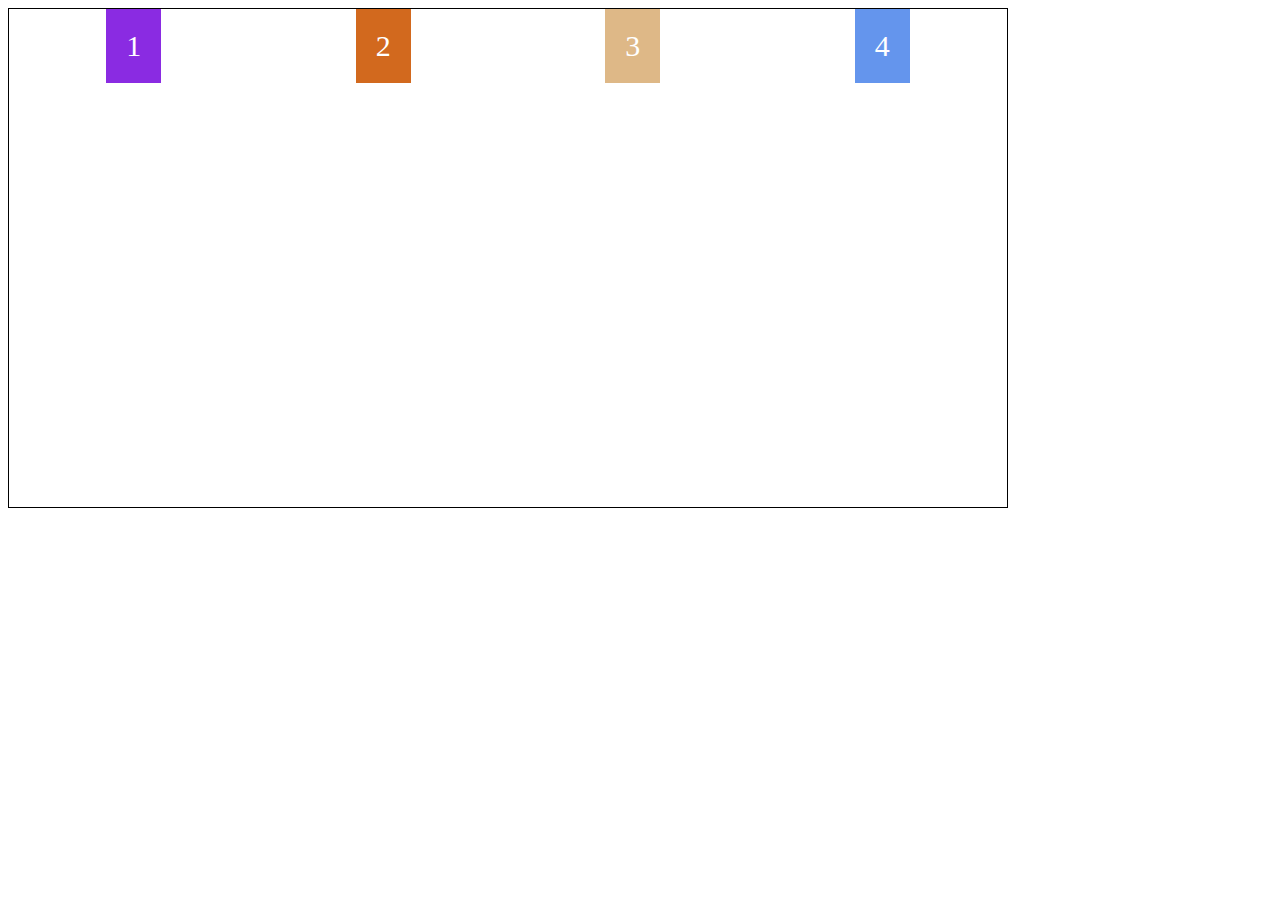
<file: чё то по бэму/flex-заготовка/index.html>
<!DOCTYPE html>
<html lang="en">

<head>
    <meta charset="UTF-8">
    <meta name="viewport" content="width=device-width, initial-scale=1.0">
    <link rel="stylesheet" href="blocks.css">
    <link rel="stylesheet" href="style.css">
    <title>Document</title>
</head>

<body>
    <div class="container">
        <div class="item">1</div>
        <div class="item">2</div>
        <div class="item">3</div>
        <div class="item">4</div>
    </div>
</body>

</html>
</file>
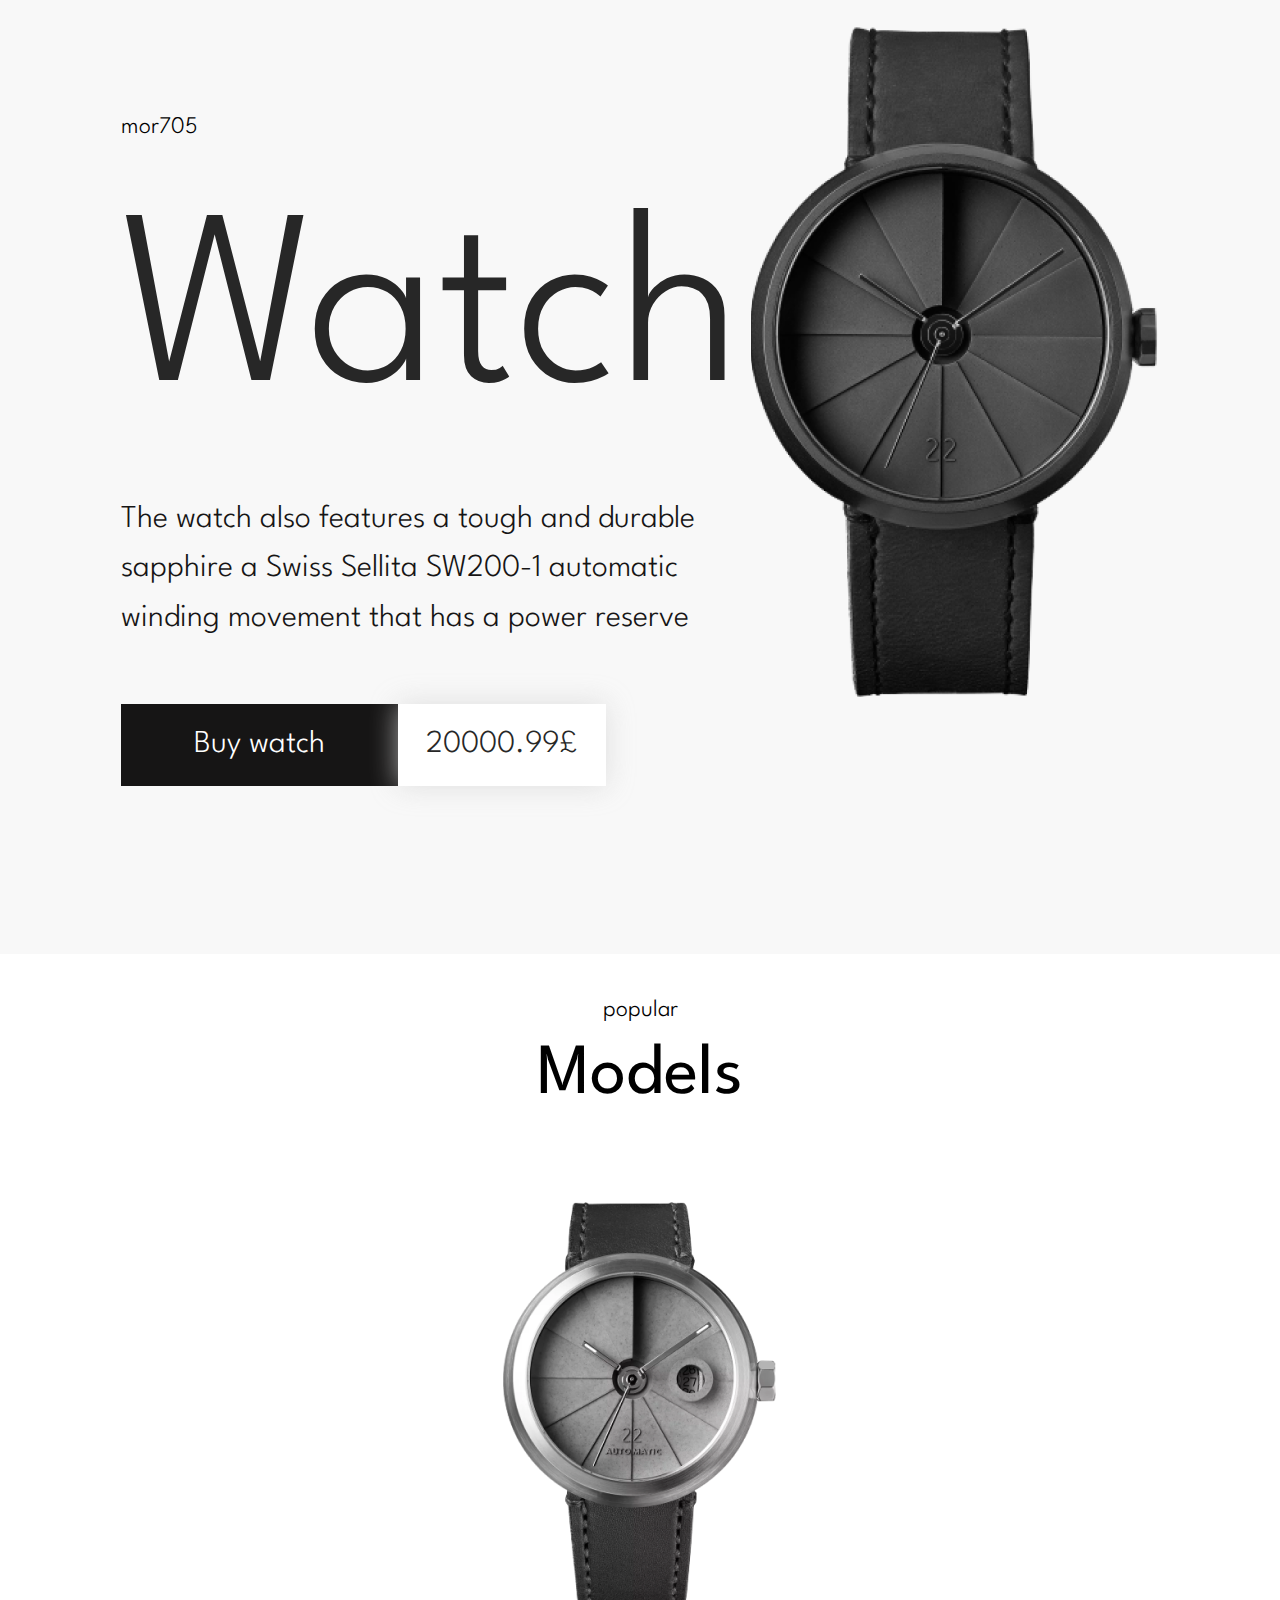
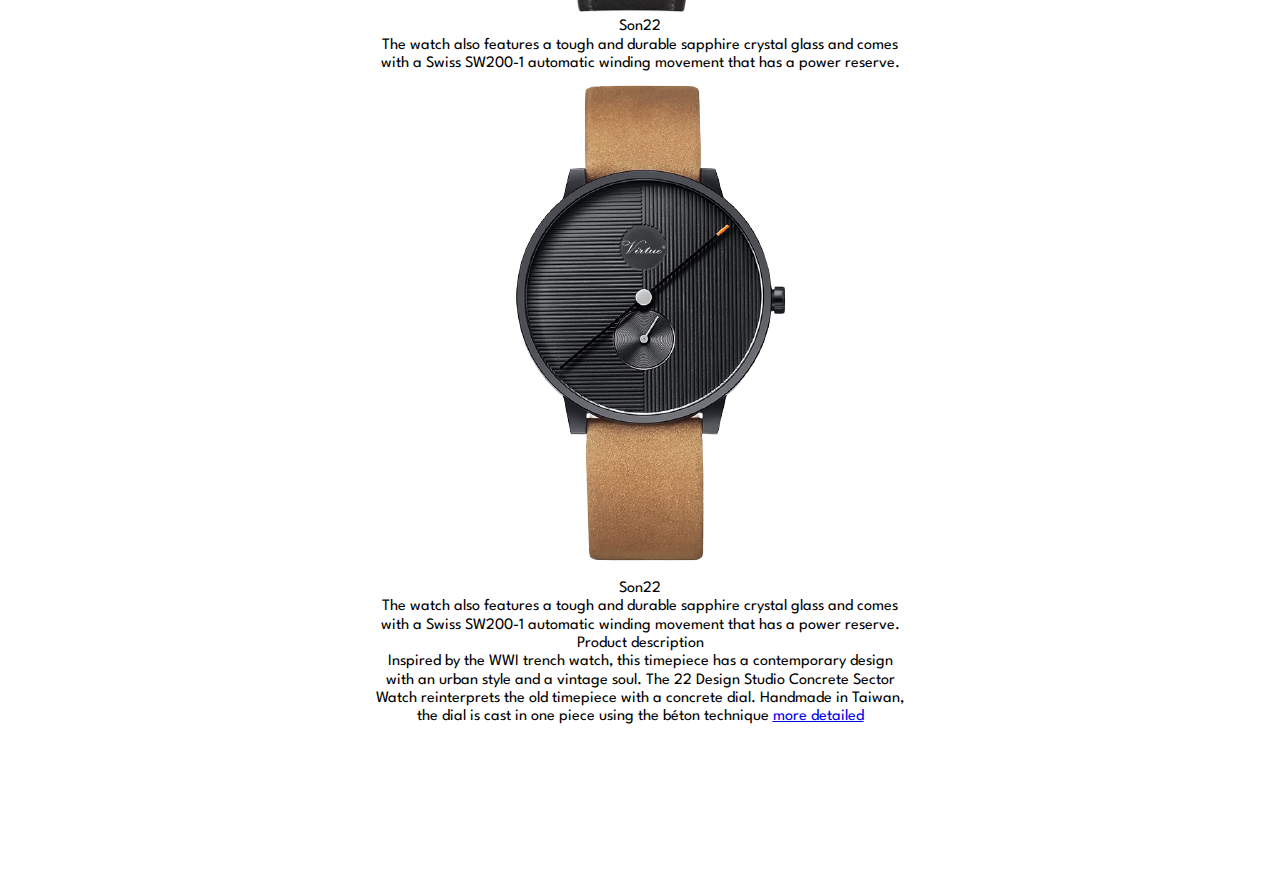
<file: чё то по бэму/WATCh/index.html>
<!DOCTYPE html>
<html lang="ru">

<head>
    <meta charset="UTF-8">
    <meta name="viewport" content="1200">
    <link rel="preconnect" href="https://fonts.googleapis.com">
    <link rel="preconnect" href="https://fonts.gstatic.com" crossorigin>
    <link href="https://fonts.googleapis.com/css2?family=League+Spartan:wght@300;400;500&display=swap" rel="stylesheet">
    <link rel="stylesheet" href="css/normalize.css">
    <link rel="stylesheet" href="css/styles.css">
    <title>apple watch | super puper </title>
</head>

<body>
    <div class="wrapper">
        <div class="header">
            <div class="container header__container">
                <div class="header__desc">
                    <div class="suptitle header__suptitle">mor705</div>
                    <h1 class="title">Watch</h1>
                    <p class="header__text">
                        The watch also features a tough and durable sapphire a Swiss Sellita SW200-1 automatic winding
                        movement that has a power reserve
                    </p>
                    <div class="buy">
                        <a href="#" class="buy__link">Buy watch</a>
                        <div class="buy__price">20000.99£</div>
                    </div>
                </div>
                <div class="header__img-wrap">
                    <div class="header__img"> <img src="./img/watch__gray.png" alt="mor705" class="watch-gray"></div>
                </div>
            </div>
        </div>
        <div class="products">
            <div class="container">
                <div class="product__content">
                    <div class="suptitle product_title">popular</div>
                    <h2 class="subtitle"> Models</h2>
                    <ul class="products_list">
                        <li class="product">
                            <div class="product__img-wrap"><img class="product__img-img" src="./img/watch__silver.png"
                                    alt=""></div>
                        </li>
                        <div class="product__desc">
                            <div class="product__title">Son22</div>
                            <div class="product__text">
                                The watch also features a tough and durable sapphire crystal glass and comes with a
                                Swiss SW200-1 automatic winding movement that has a power reserve.
                            </div>
                        </div>

                        <li class="product">
                            <div class="product__img-wrap"><img class="product__img-img" src="./img/watch__bronze.png"
                                    alt=""></div>
                        </li>
                        <div class="product__desc">
                            <div class="product__title">Son22</div>
                            <div class="product__text">
                                The watch also features a tough and durable sapphire crystal glass and comes with a
                                Swiss SW200-1 automatic winding movement that has a power reserve.
                            </div>
                        </div>
                        <div class="products__desc">
                            <div class="products__desc-title">Product description</div>
                            <p class="products__desc-text">
                                Inspired by the WWI trench watch, this timepiece has a contemporary design with an urban
                                style and a vintage soul. The 22 Design Studio Concrete Sector Watch reinterprets the
                                old timepiece with a concrete dial. Handmade in Taiwan, the dial is cast in one piece
                                using the béton technique <a class="products__desc-link" href="#">more detailed</a>
                            </p>
                        </div>


                        <!--
                                                    <div class="product__img-prdlist">
                            <div class="product__img"><img src="./img/watch__silver.png" alt=""></div>
                        </div>
                        <div class="prodect-info">
                            <div class="prodect__suptitle"></div>
                            <div class="product__info-text">

                            </div>
                        </div>
                        -->
                    </ul>
                </div>
            </div>
        </div>
    </div>
</body>

</html>
</file>
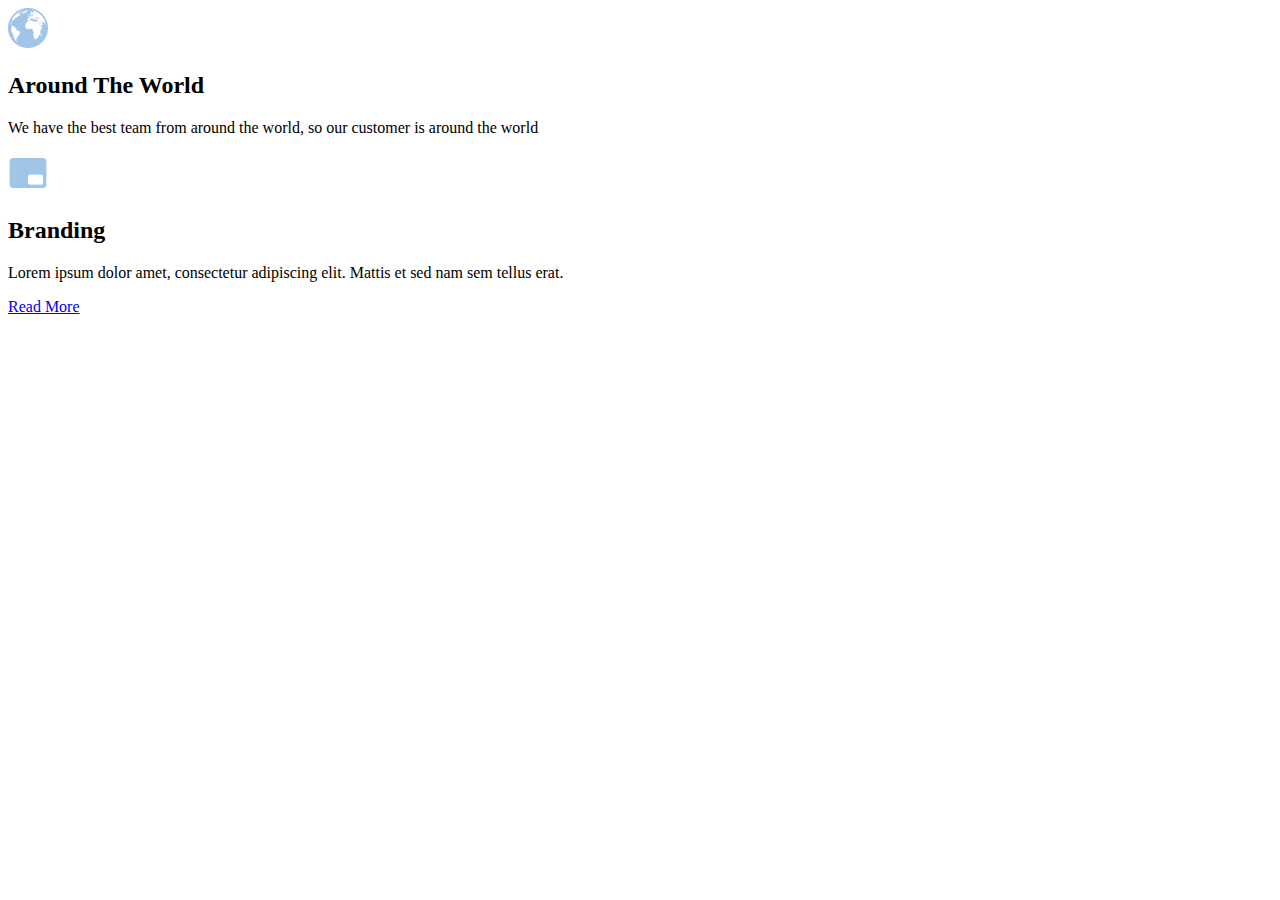
<file: чё то по бэму/Принцип разметки — копия/index.html>
<!DOCTYPE html>
<html lang="ru">

<head>
    <meta charset="UTF-8">
    <meta http-equiv="X-UA-Compatible" content="IE=edge">
    <meta name="viewport" content="width=device-width, initial-scale=1.0">
    <title>Разметка</title>
</head>

<body>
    <div class="benefits">
        <img class="benefits__icon" src="img/world.png" alt="">
        <div>
            <h2 class="banefits__title">Around The World</h2>
            <p class="text">
                We have the best team from around the world, so our customer is around the world
            </p>
        </div>
    </div>
    <div class="service">
        <img class="service__icon" src="img/branding-watermark.png" alt="">
        <div class="service__desc">
            <h2 class="service__title">Branding</h2>
            <p class="service__text">
                Lorem ipsum dolor amet, consectetur adipiscing elit. Mattis et sed nam sem tellus erat.
            </p>
        </div>
        <a class="service__link" href="#!">Read More</a>
    </div>
</body>

</html>
</file>
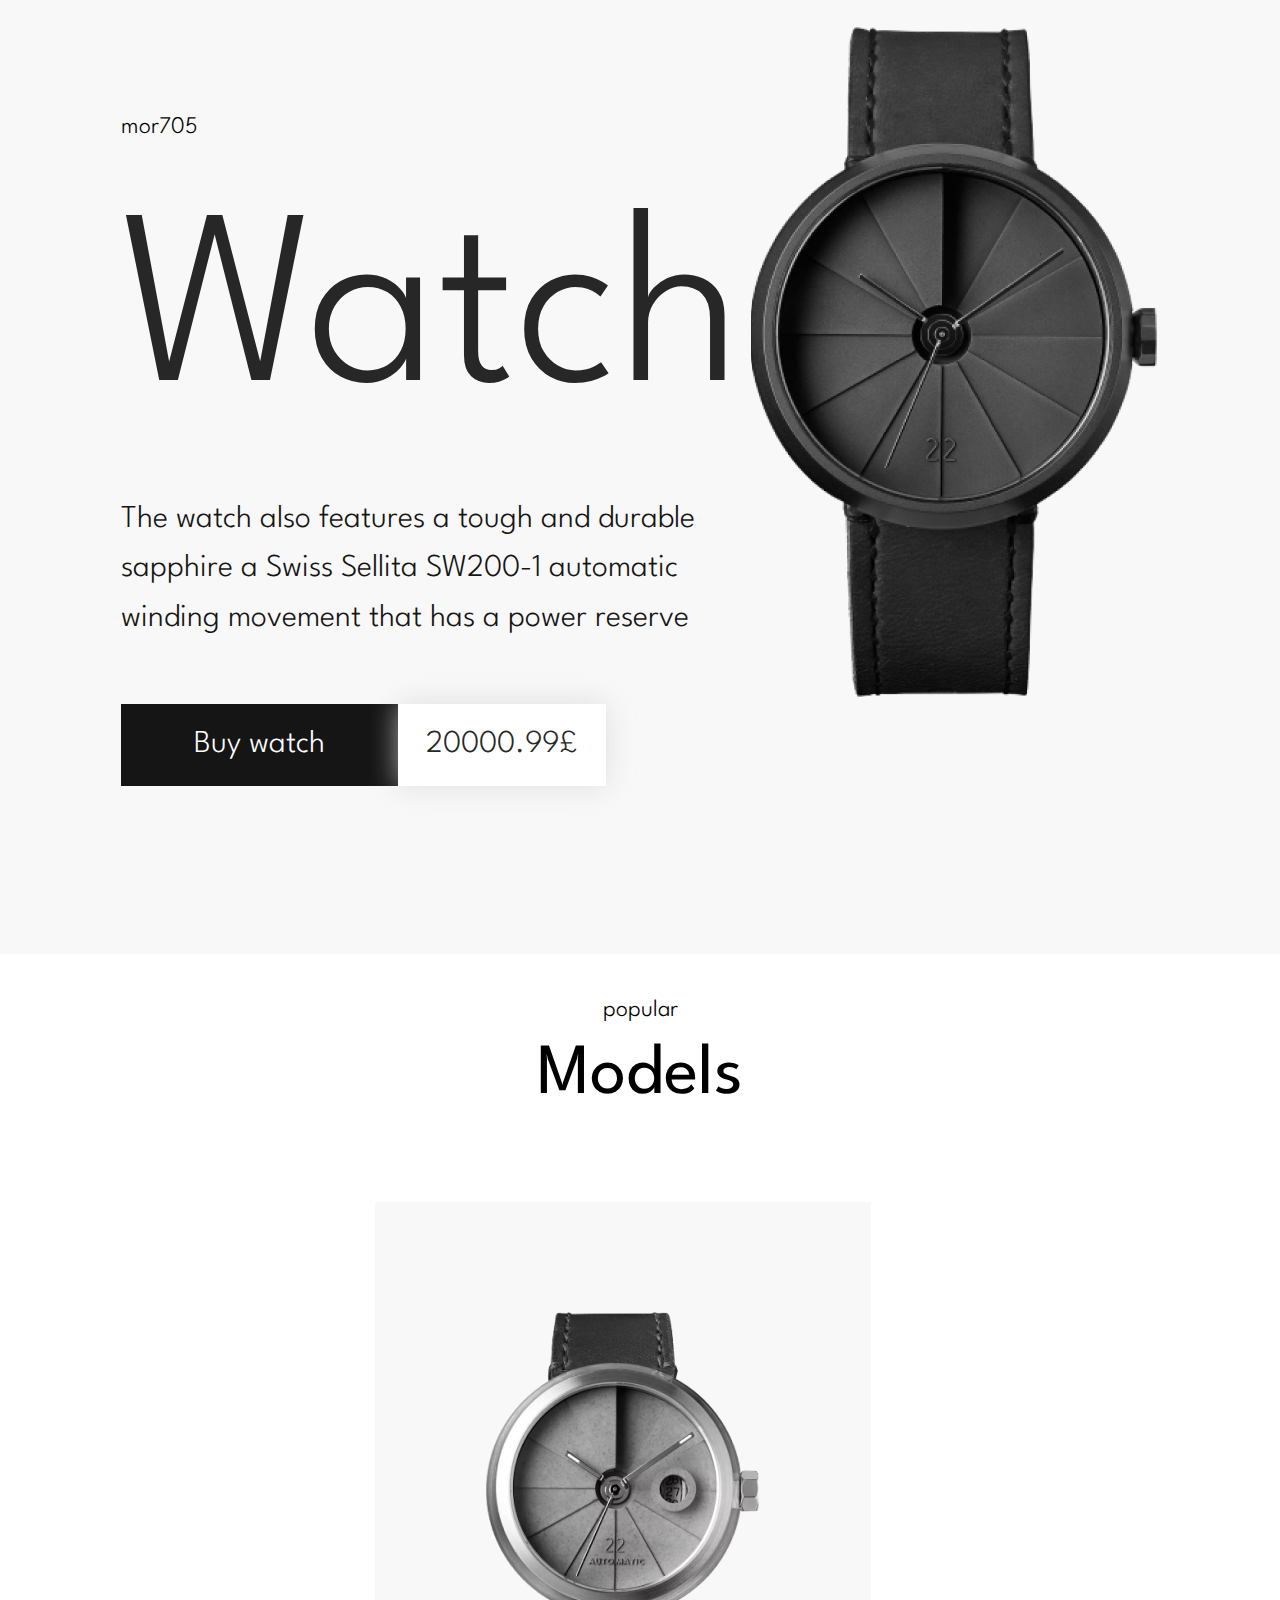
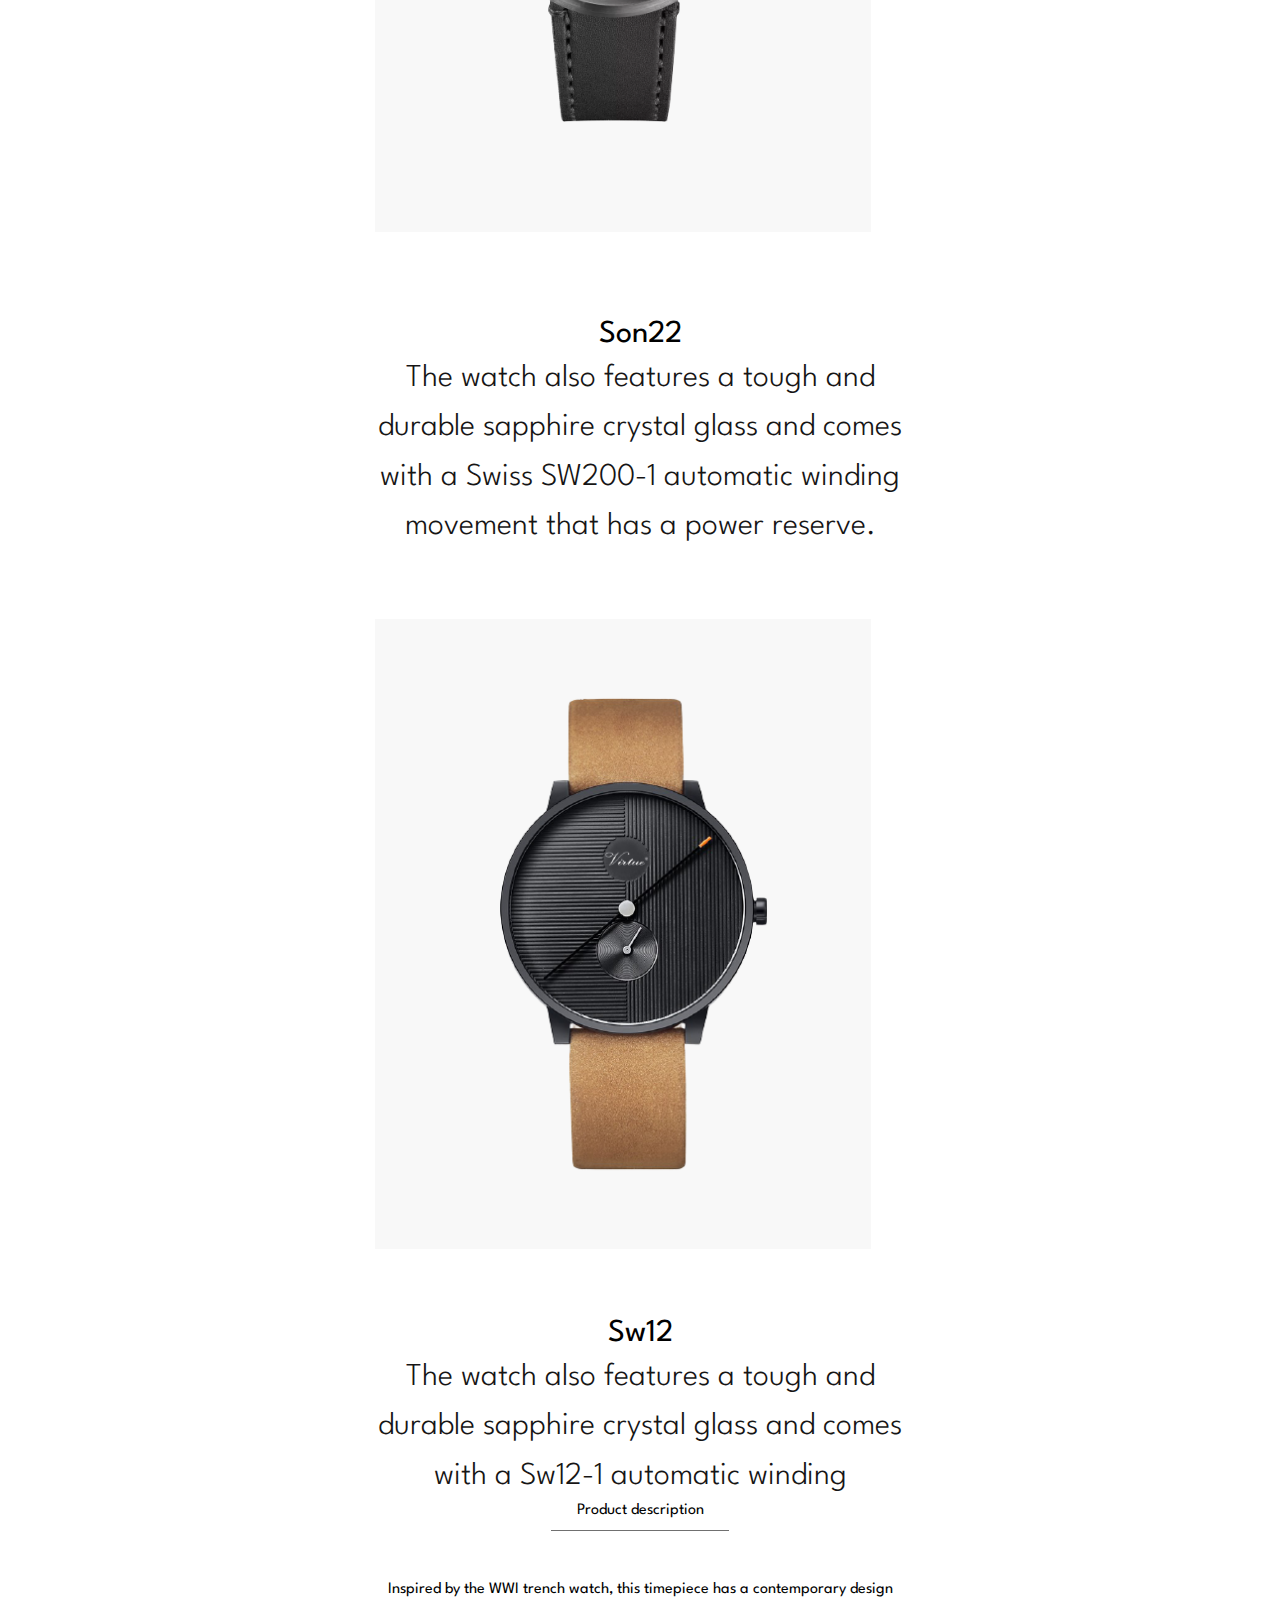
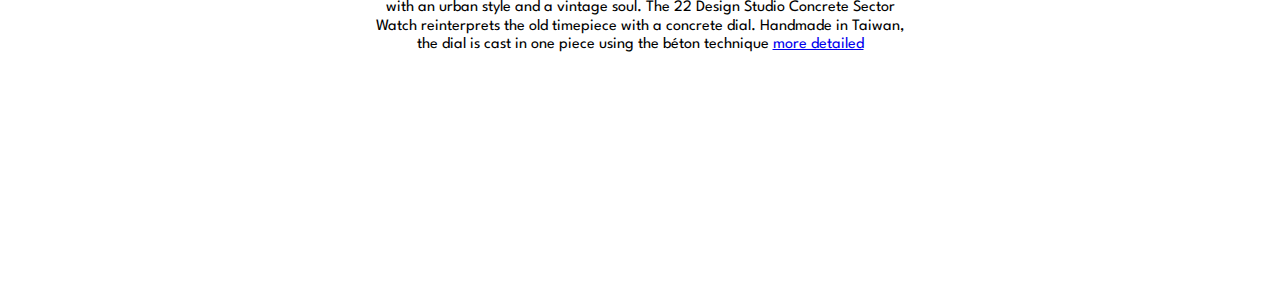
<file: bem-main/чё то по бэму/WATCh/index.html>
<!DOCTYPE html>
<html lang="ru">

<head>
    <meta charset="UTF-8">
    <meta name="viewport" content="1200">
    <link rel="preconnect" href="https://fonts.googleapis.com">
    <link rel="preconnect" href="https://fonts.gstatic.com" crossorigin>
    <link href="https://fonts.googleapis.com/css2?family=League+Spartan:wght@300;400;500&display=swap" rel="stylesheet">
    <link rel="stylesheet" href="css/normalize.css">
    <link rel="stylesheet" href="css/styles.css">
    <title>apple watch | super puper </title>
</head>

<body>
    <div class="wrapper">
        <div class="header">
            <div class="container header__container">
                <div class="header__desc">
                    <div class="suptitle header__suptitle">mor705</div>
                    <h1 class="title">Watch</h1>
                    <p class="header__text">
                        The watch also features a tough and durable sapphire a Swiss Sellita SW200-1 automatic winding
                        movement that has a power reserve
                    </p>
                    <div class="buy">
                        <a href="#" class="buy__link">Buy watch</a>
                        <div class="buy__price">20000.99£</div>
                    </div>
                </div>
                <div class="header__img-wrap">
                    <div class="header__img"> <img src="./img/watch__gray.png" alt="mor705" class="watch-gray"></div>
                </div>
            </div>
        </div>
        <div class="products">
            <div class="container">
                <div class="product__content">
                    <div class="suptitle product_title">popular</div>
                    <h2 class="subtitle"> Models</h2>
                    <ul class="products_list">
                        <li class="product">
                            <div class="product__img-wrap"><img class="product__img-img" src="./img/watch__silver.png"
                                    alt=""></div>
                        </li>
                        <div class="product__desc">
                            <div class="product__title">Son22</div>
                            <div class="product__text">
                                The watch also features a tough and durable sapphire crystal glass and comes with a
                                Swiss SW200-1 automatic winding movement that has a power reserve.
                            </div>
                        </div>
                    </li>
                        <li class="product">
                            <div class="product__img-wrap"><img class="product__img-img" src="./img/watch__bronze.png"
                                    alt=""></div>
                        <div class="product__desc">
                            <div class="product__title">Sw12</div>
                            <div class="product__text">
                                The watch also features a tough and durable sapphire crystal glass and comes with a Sw12-1 automatic winding
                            </div>
                        </div>
                        <div class="products__desc">
                            <div class="products__desc-title">Product description</div>
                            <p class="products__desc-text">
                                Inspired by the WWI trench watch, this timepiece has a contemporary design with an urban
                                style and a vintage soul. The 22 Design Studio Concrete Sector Watch reinterprets the
                                old timepiece with a concrete dial. Handmade in Taiwan, the dial is cast in one piece
                                using the béton technique <a class="products__desc-link" href="#">more detailed</a>
                            </p>
                        </div>


                        <!--
                                                    <div class="product__img-prdlist">
                            <div class="product__img"><img src="./img/watch__silver.png" alt=""></div>
                        </div>
                        <div class="prodect-info">
                            <div class="prodect__suptitle"></div>
                            <div class="product__info-text">

                            </div>
                        </div>
                        -->
                    </ul>
                </div>
            </div>
        </div>
    </div>
</body>

</html>
</file>
<file: чё то по бэму/flex-заготовка/blocks.css>
.item:nth-child(1) {
    background-color: blueviolet;
}

.item:nth-child(2) {
    background-color: chocolate;
}

.item:nth-child(3) {
    background-color: burlywood;
}

.item:nth-child(4) {
    background-color: cornflowerblue;
}

.item:nth-child(5) {
    background-color: #2be243;
}

.item:nth-child(6) {
    background-color: #cc3c11;
}

.item:nth-child(7) {
    background-color: #3814da;
}

.item:nth-child(8) {
    background-color: #b41e82;
}
</file>
<file: чё то по бэму/flex-заготовка/style.css>
* {
    box-sizing: border-box;
}

.container {
    display: flex;
    max-width: 1000px;
    height: 500px;
    justify-content: space-around;
    align-items: baseline;
    border: 1px solid black;
}


.item {
    padding: 20px;
    color: white;
    font-size: 30px;
    text-align: center;
}

.item:nth-child(2) {}

.item:nth-child(3) {}

.item:nth-child(1) {}
</file>
<file: чё то по бэму/WATCh/css/styles.css>
* {
    box-sizing: border-box;
}



html,
body {
    height: 100%;
}


body {
    font-family: 'League Spartan', sans-serif;
}

ul {
    padding: 0;
    margin: 0;
}

ul>li {
    list-style: none;
}

h1,
h2,
h3,
h4,
h5,
h6 {
    margin: 0;
}

p {
    margin: 0;
}

img {
    max-width: 100%;
}

.wrapper {
    min-height: 100%;
}

.header {
    background: #F8F8F8;
    min-height: 100vh;
    padding-bottom: 168px;
}

.container {
    max-width: 1140px;
    margin: 0 auto;
}

.header__container {
    display: flex;
    flex-wrap: wrap;
    justify-content: center;
}

.header__desc {
    padding-top: 114px;
    max-width: 630px;
}

.header__suptitle {
    color: (#161515);
    margin-bottom: 53px;
}

.suptitle {
    font-size: 24px;
    font-weight: 300;
}

.title {
    color: #272727;
    font-size: 250px;
    font-weight: 300;
    line-height: 1;
    margin-bottom: 50px;
}

.header__text {
    color: #161515;
    font-size: 32px;
    font-weight: 300;
    line-height: 155%;
    margin-bottom: 61px;
}

.buy {
    display: flex;
}

.buy__link {
    text-decoration: none;
    display: inline-block;
    background: #161515;
    color: #FFF;
    font-size: 32px;
    font-weight: 300;
    line-height: 1;
    padding: 25px 73px;
}

.buy__price {
    padding: 16px 28px;
    background: #FFF;
    box-shadow: 0px 0px 28px 0px rgba(214, 214, 214, 0.75);
    color: #272727;
    text-align: center;
    font-size: 32px;
    font-weight: 300;
    display: flex;
    align-items: center;
}

.header__img-wrap {
    width: 408px;
    flex-shrink: 0;
}

.products {
    text-align: center;
    padding: 43px 0px 142px 0px;
}

.product__content {
    max-width: 530px;
    margin: 0 auto;
}

.product_title {
    color: rgb(0, 0, 0);
    margin-bottom: 10px;
}

.subtitle {
    color: rgb(0, 0, 0);
    font-size: 72px;
    font-weight: 400;
    margin-bottom: 84px;
}
</file>
<file: bem-main/чё то по бэму/WATCh/css/styles.css>
* {
    box-sizing: border-box;
}



html,
body {
    height: 100%;
}


body {
    font-family: 'League Spartan', sans-serif;
}

ul {
    padding: 0;
    margin: 0;
}

ul>li {
    list-style: none;
}

h1,
h2,
h3,
h4,
h5,
h6 {
    margin: 0;
}

p {
    margin: 0;
}

img {
    max-width: 100%;
}

.wrapper {
    min-height: 100%;
}

.header {
    background: #F8F8F8;
    min-height: 100vh;
    padding-bottom: 168px;
}

.container {
    max-width: 1140px;
    margin: 0 auto;
}

.header__container {
    display: flex;
    flex-wrap: wrap;
    justify-content: center;
}

.header__desc {
    padding-top: 114px;
    max-width: 630px;
}

.header__suptitle {
    color: (#161515);
    margin-bottom: 53px;
}

.suptitle {
    font-size: 24px;
    font-weight: 300;
}

.title {
    color: #272727;
    font-size: 250px;
    font-weight: 300;
    line-height: 1;
    margin-bottom: 50px;
}

.header__text {
    color: #161515;
    font-size: 32px;
    font-weight: 300;
    line-height: 155%;
    margin-bottom: 61px;
}

.buy {
    display: flex;
}

.buy__link {
    text-decoration: none;
    display: inline-block;
    background: #161515;
    color: #FFF;
    font-size: 32px;
    font-weight: 300;
    line-height: 1;
    padding: 25px 73px;
}

.buy__price {
    padding: 16px 28px;
    background: #FFF;
    box-shadow: 0px 0px 28px 0px rgba(214, 214, 214, 0.75);
    color: #272727;
    text-align: center;
    font-size: 32px;
    font-weight: 300;
    display: flex;
    align-items: center;
}

.header__img-wrap {
    width: 408px;
    flex-shrink: 0;
}

.products {
    text-align: center;
    padding: 43px 0px 142px 0px;
}

.product__content {
    max-width: 530px;
    margin: 0 auto;
}

.product_title {
    color: rgb(0, 0, 0);
    margin-bottom: 10px;
}

.subtitle {
    color: rgb(0, 0, 0);
    font-size: 72px;
    font-weight: 400;
    margin-bottom: 84px;
}

.product__list{
    max-width: 531px;
}

.product{
    margin-bottom: 85px;
}

.product__img-wrap{
    background: rgb(248, 248, 248);
    max-width: 496px;
    height: 630px;
    display: flex;
    justify-content: center;
    align-items: center;
    margin-top: 67px;
    margin-bottom: 67px;
    /* background: rgb(248, 248, 248);
    width: auto;
    height: 630px; */
}

.product__img-img{
    /* text-align: center; */
}

.product__desc{

}

.product__title{
    color: rgb(0, 0, 0);
    font-size: 32px;
    font-weight: 400;
    margin-top: 16px;


    /* margin-top: 70px;
    margin-bottom: 35px;
    color: rgb(0, 0, 0);
font-size: 32px;
font-weight: 400;
text-align: center; */
}

.product__text{
    color: rgb(22, 21, 21);
font-size: 32px;
font-weight: 300;
line-height: 155%;
    /* margin-bottom: 95px;
    color: rgb(22, 21, 21);
font-size: 32px;
font-weight: 300;
text-align: center; */
}

/* .product__title{
    color: rgb(0, 0, 0);
    font-size: 32px;
    font-weight: 400;
    text-align: center;
}

.product__text{
    color: rgb(22, 21, 21);
font-size: 32px;
font-weight: 300;
text-align: center;
} */

.products__desc{

}

.products__desc-title{
    margin-bottom: 50px;
}

.products__desc-title::after{
    content: '';
    display: block;
    height: 10px;
    border-bottom: 1px solid rgb(112,112,112);
    width: 178px;
    margin: 0 auto;
}



.products__desc-text{

}

.products__desc-text a {

}
</file>
